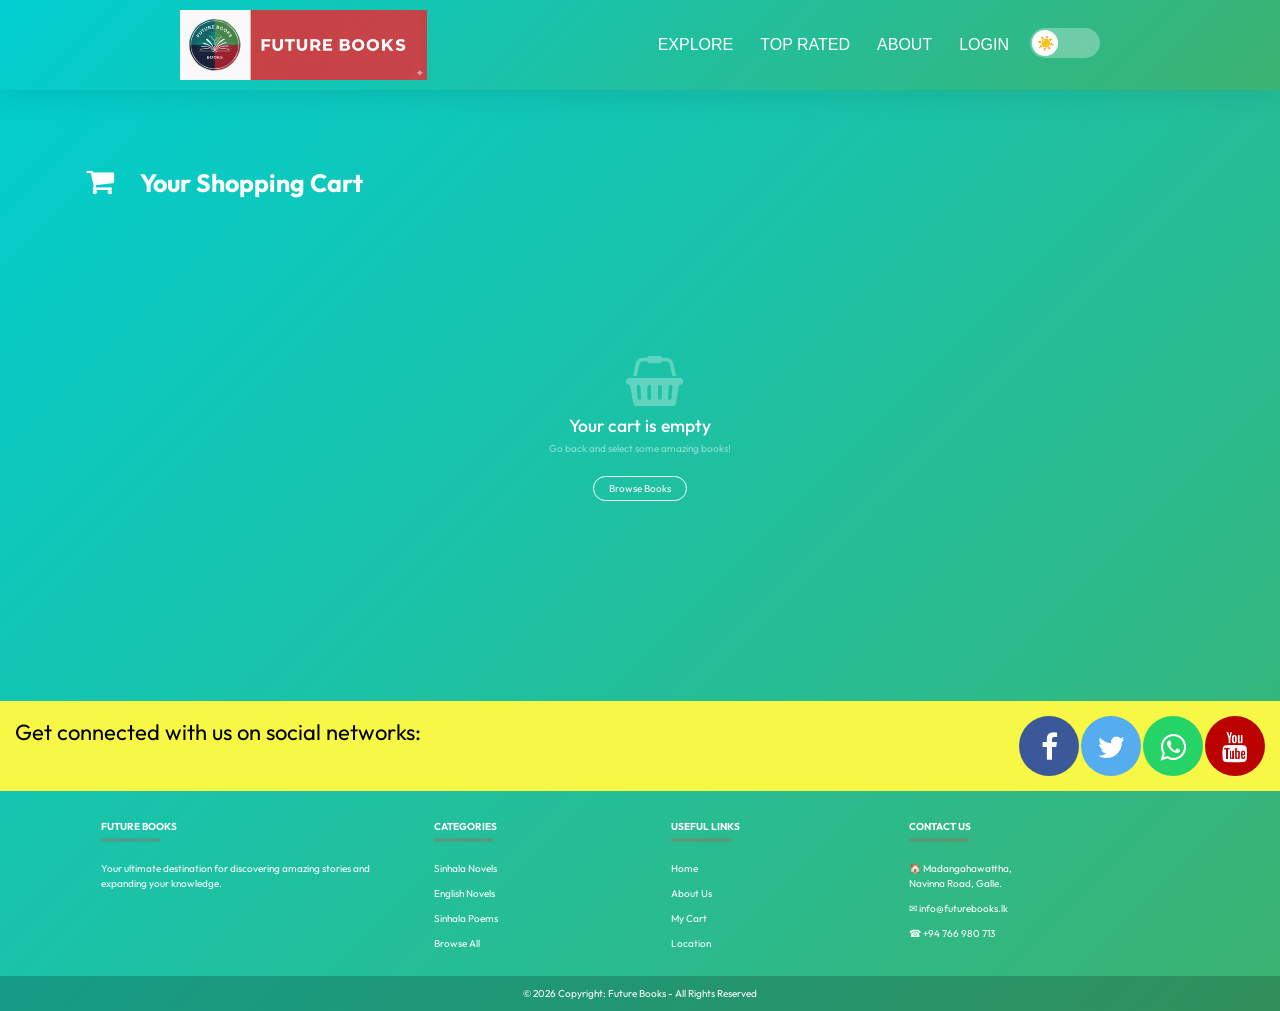
<file: cart.html>
<!DOCTYPE html>
<html lang="en">

<head>
    <title>Your Cart | Future Books</title>
    <meta charset="UTF-8">
    <meta name="viewport" content="width=device-width, initial-scale=1.0">
    <link rel="icon" type="image/x-icon" href="images\circular logo.png">
    <link rel="stylesheet" href="https://cdnjs.cloudflare.com/ajax/libs/font-awesome/4.7.0/css/font-awesome.min.css">
    <link href="https://cdn.jsdelivr.net/npm/bootstrap@5.3.3/dist/css/bootstrap.min.css" rel="stylesheet">
    <link href="https://fonts.googleapis.com/css2?family=Outfit:wght@300;400;600;700&display=swap" rel="stylesheet">
    <link rel="stylesheet" href="style.css">
    <style>
        body {
            font-family: 'Outfit', sans-serif;
        }

        .cart-container {
            padding: 150px 0 100px;
        }

        .cart-card {
            background: rgba(255, 255, 255, 0.1);
            backdrop-filter: blur(15px);
            border: 1px solid rgba(255, 255, 255, 0.2);
            border-radius: 20px;
            padding: 30px;
            margin-bottom: 30px;
        }

        .book-thumb {
            width: 100px;
            height: 150px;
            object-fit: cover;
            border-radius: 10px;
            box-shadow: 0 10px 20px rgba(0, 0, 0, 0.2);
        }

        .checkout-form {
            background: var(--sub-element-bg);
            padding: 40px;
            border-radius: 20px;
        }

        .form-label {
            font-weight: 600;
            margin-bottom: 10px;
        }

        .form-control {
            background: rgba(255, 255, 255, 0.05) !important;
            border: 1px solid rgba(255, 255, 255, 0.2) !important;
            color: white !important;
            border-radius: 10px;
            padding: 12px;
        }

        .checkout-btn {
            background: var(--link-hover-color);
            border: none;
            color: white;
            padding: 15px;
            border-radius: 50px;
            font-weight: 700;
            width: 100%;
            margin-top: 20px;
            transition: all 0.3s ease;
        }

        .checkout-btn:hover {
            transform: translateY(-5px);
            box-shadow: 0 10px 20px rgba(0, 0, 0, 0.3);
        }

        .empty-cart {
            text-align: center;
            padding: 100px 0;
        }

        .payment-icon {
            font-size: 2rem;
            margin-right: 15px;
            opacity: 0.7;
        }
    </style>
</head>

<body>
    <header id="header">
        <div class="header-content-div">
            <a href="index.html">
                <img src="images\logo.png" alt="Company Logo" id="header-img" />
            </a>
            <nav id="nav-bar">
                <a href="explore.html" class="nav-link">EXPLORE</a>
                <a href="index.html#top-rated" class="nav-link">TOP RATED</a>
                <a href="about.html" class="nav-link">ABOUT</a>
                <a href="login.html" class="nav-link">LOGIN</a>
                <div class="toggle-container">
                    <label class="toggle-switch">
                        <input type="checkbox" id="darkModeToggle">
                        <span class="slider"></span>
                    </label>
                </div>
            </nav>
        </div>
    </header>

    <div class="container cart-container">
        <h1 class="fw-bold mb-5"><i class="fa fa-shopping-cart me-3"></i>Your Shopping Cart</h1>

        <div class="row" id="cartContent">
            <div class="col-lg-7">
                <div id="cartItemsList">
                    <!-- Multiple cart items will be injected here -->
                </div>

                <div class="d-flex justify-content-between mt-4">
                    <a href="explore.html" class="btn btn-outline-light rounded-pill px-4"><i class="fa fa-arrow-left me-2"></i>Continue Shopping</a>
                    <button class="btn btn-outline-danger rounded-pill px-4" onclick="clearCart()"><i class="fa fa-trash me-2"></i>Clear All</button>
                </div>

                <div class="cart-card mt-4">
                    <h4 class="fw-bold mb-4">Summary</h4>
                    <div class="d-flex justify-content-between mb-2">
                        <span>Number of Items</span>
                        <span id="itemCount">0</span>
                    </div>
                    <div class="d-flex justify-content-between mb-2">
                        <span>Subtotal</span>
                        <span id="subtotal">Rs. 0.00</span>
                    </div>
                    <div class="d-flex justify-content-between mb-2">
                        <span>Shipping</span>
                        <span class="text-success">FREE</span>
                    </div>
                    <hr>
                    <div class="d-flex justify-content-between mb-0">
                        <h4 class="fw-bold">Total</h4>
                        <h4 class="fw-bold" id="totalPrice">Rs. 0.00</h4>
                    </div>
                </div>
            </div>

            <div class="col-lg-5">
                <div class="checkout-form">
                    <h4 class="fw-bold mb-4">Secure Checkout</h4>
                    <form onsubmit="event.preventDefault(); alert('Order placed successfully! (Frontend Only)');">
                        <div class="mb-3">
                            <label class="form-label">Full Name</label>
                            <input type="text" class="form-control" required placeholder="John Doe">
                        </div>
                        <div class="mb-3">
                            <label class="form-label">Delivery Address</label>
                            <textarea class="form-control" rows="3" required
                                placeholder="Your address in Sri Lanka"></textarea>
                        </div>
                        <div class="mb-3">
                            <label class="form-label">Contact Number</label>
                            <input type="tel" class="form-control" required placeholder="+94 77 XXX XXXX">
                        </div>
                        <div class="mt-4">
                            <p class="small text-white-50 mb-3">Accepted Payment Methods</p>
                            <i class="fa fa-cc-visa payment-icon"></i>
                            <i class="fa fa-cc-mastercard payment-icon"></i>
                            <i class="fa fa-cc-paypal payment-icon"></i>
                        </div>
                        <button type="submit" class="checkout-btn">PROCEED TO PAY</button>
                    </form>
                </div>
            </div>
        </div>

        <div id="emptyMessage" class="empty-cart" style="display: none;">
            <i class="fa fa-shopping-basket mb-4" style="font-size: 5rem; opacity: 0.3;"></i>
            <h3>Your cart is empty</h3>
            <p class="text-white-50">Go back and select some amazing books!</p>
            <a href="index.html" class="btn btn-outline-light rounded-pill px-4 mt-3">Browse Books</a>
        </div>
    </div>

    <!-- Footer -->
    <footer>
        <section class="d-flex justify-content-between p-4" style="background-color:#F7F745; color: black;">
            <div class="me-5">
                <span style="font-size:22px;">Get connected with us on social networks:</span>
            </div>
            <div>
                <a href="#" class="fa fa-facebook"></a>
                <a href="#" class="fa fa-twitter"></a>
                <a href="#" class="fa fa-whatsapp"></a>
                <a href="#" class="fa fa-youtube"></a>
            </div>
        </section>

        <section class="">
            <div class="container text-md-start mt-5">
                <div class="row mt-3">
                    <div class="col-md-3 col-lg-4 col-xl-3 mx-auto mb-4">
                        <h6 class="text-uppercase fw-bold">Future Books</h6>
                        <hr class="mb-4 mt-0 d-inline-block mx-auto" style="width: 60px; background-color: #7c4dff; height: 2px" />
                        <p>Your ultimate destination for discovering amazing stories and expanding your knowledge.</p>
                    </div>

                    <div class="col-md-2 col-lg-2 col-xl-2 mx-auto mb-4">
                        <h6 class="text-uppercase fw-bold">Categories</h6>
                        <hr class="mb-4 mt-0 d-inline-block mx-auto" style="width: 60px; background-color: #7c4dff; height: 2px" />
                        <p><a href="explore.html" class="text-white" onclick="localStorage.setItem('filter', 'sinhala-novel')">Sinhala Novels</a></p>
                        <p><a href="explore.html" class="text-white" onclick="localStorage.setItem('filter', 'english-novel')">English Novels</a></p>
                        <p><a href="explore.html" class="text-white" onclick="localStorage.setItem('filter', 'sinhala-poem')">Sinhala Poems</a></p>
                        <p><a href="explore.html" class="text-white">Browse All</a></p>
                    </div>

                    <div class="col-md-3 col-lg-2 col-xl-2 mx-auto mb-4">
                        <h6 class="text-uppercase fw-bold">Useful links</h6>
                        <hr class="mb-4 mt-0 d-inline-block mx-auto" style="width: 60px; background-color: #7c4dff; height: 2px" />
                        <p><a href="index.html" class="text-white">Home</a></p>
                        <p><a href="about.html" class="text-white">About Us</a></p>
                        <p><a href="cart.html" class="text-white">My Cart</a></p>
                        <p><a href="index.html#map" class="text-white">Location</a></p>
                    </div>

                    <div class="col-md-4 col-lg-3 col-xl-3 mx-auto mb-md-0 mb-4">
                        <h6 class="text-uppercase fw-bold">Contact Us</h6>
                        <hr class="mb-4 mt-0 d-inline-block mx-auto" style="width: 60px; background-color: #7c4dff; height: 2px" />
                        <address>&#127968; Madangahawattha,<br /> Navinna Road, Galle.</address>
                        <p>&#9993; info@futurebooks.lk</p>
                        <p>&#9742; +94 766 980 713</p>
                    </div>
                </div>
            </div>
        </section>

        <div class="text-center p-3" style="background-color:rgba(0, 0, 0, 0.2);">
            © 2026 Copyright:
            <span class="text-white">Future Books - All Rights Reserved</span>
        </div>
    </footer>

    <script src="script.js"></script>
    <script>
        window.onload = function () {
            renderCart();
        };

        function renderCart() {
            const cartItems = JSON.parse(localStorage.getItem('cartItems')) || [];
            const cartItemsList = document.getElementById('cartItemsList');
            const cartContent = document.getElementById('cartContent');
            const emptyMessage = document.getElementById('emptyMessage');
            const subtotalElem = document.getElementById('subtotal');
            const totalPriceElem = document.getElementById('totalPrice');
            const itemCountElem = document.getElementById('itemCount');

            if (cartItems.length > 0) {
                cartItemsList.innerHTML = '';
                let total = 0;

                cartItems.forEach((item, index) => {
                    const priceVal = parseFloat(item.price.replace('Rs. ', '').replace(',', ''));
                    total += priceVal;

                    const itemHtml = `
                        <div class="cart-card">
                            <div class="d-flex align-items-center">
                                <img src="${item.image}" class="book-thumb me-4" alt="${item.title}">
                                <div>
                                    <h3 class="fw-bold m-0">${item.title}</h3>
                                    <p class="text-white-50 mb-3">Book</p>
                                    <h4 class="text-white fw-bold">Rs. ${parseFloat(item.price).toLocaleString('en-IN', {minimumFractionDigits: 2})}</h4>
                                </div>
                                <div class="ms-auto">
                                    <button class="btn btn-outline-danger rounded-circle" onclick="removeItem(${item.id})">
                                        <i class="fa fa-times"></i>
                                    </button>
                                </div>
                            </div>
                        </div>
                    `;
                    cartItemsList.insertAdjacentHTML('beforeend', itemHtml);
                });

                itemCountElem.innerText = cartItems.length;
                subtotalElem.innerText = 'Rs. ' + total.toLocaleString('en-IN', {minimumFractionDigits: 2});
                totalPriceElem.innerText = 'Rs. ' + total.toLocaleString('en-IN', {minimumFractionDigits: 2});
                
                cartContent.style.display = 'flex';
                emptyMessage.style.display = 'none';
            } else {
                cartContent.style.display = 'none';
                emptyMessage.style.display = 'block';
            }
        }

        function removeItem(id) {
            let cartItems = JSON.parse(localStorage.getItem('cartItems')) || [];
            cartItems = cartItems.filter(item => item.id !== id);
            localStorage.setItem('cartItems', JSON.stringify(cartItems));
            renderCart();
        }

        function clearCart() {
            localStorage.removeItem('cartItems');
            renderCart();
        }

        // Dark mode sync
        const toggle = document.getElementById('darkModeToggle');
        const savedColorScheme = localStorage.getItem('color-scheme');
        if (savedColorScheme === 'dark') {
            toggle.checked = true;
            document.documentElement.style.colorScheme = 'dark';
        }
        toggle.addEventListener('change', function () {
            document.documentElement.style.colorScheme = this.checked ? 'dark' : 'light';
            localStorage.setItem('color-scheme', this.checked ? 'dark' : 'light');
        });
    </script>
</body>

</html>
</file>
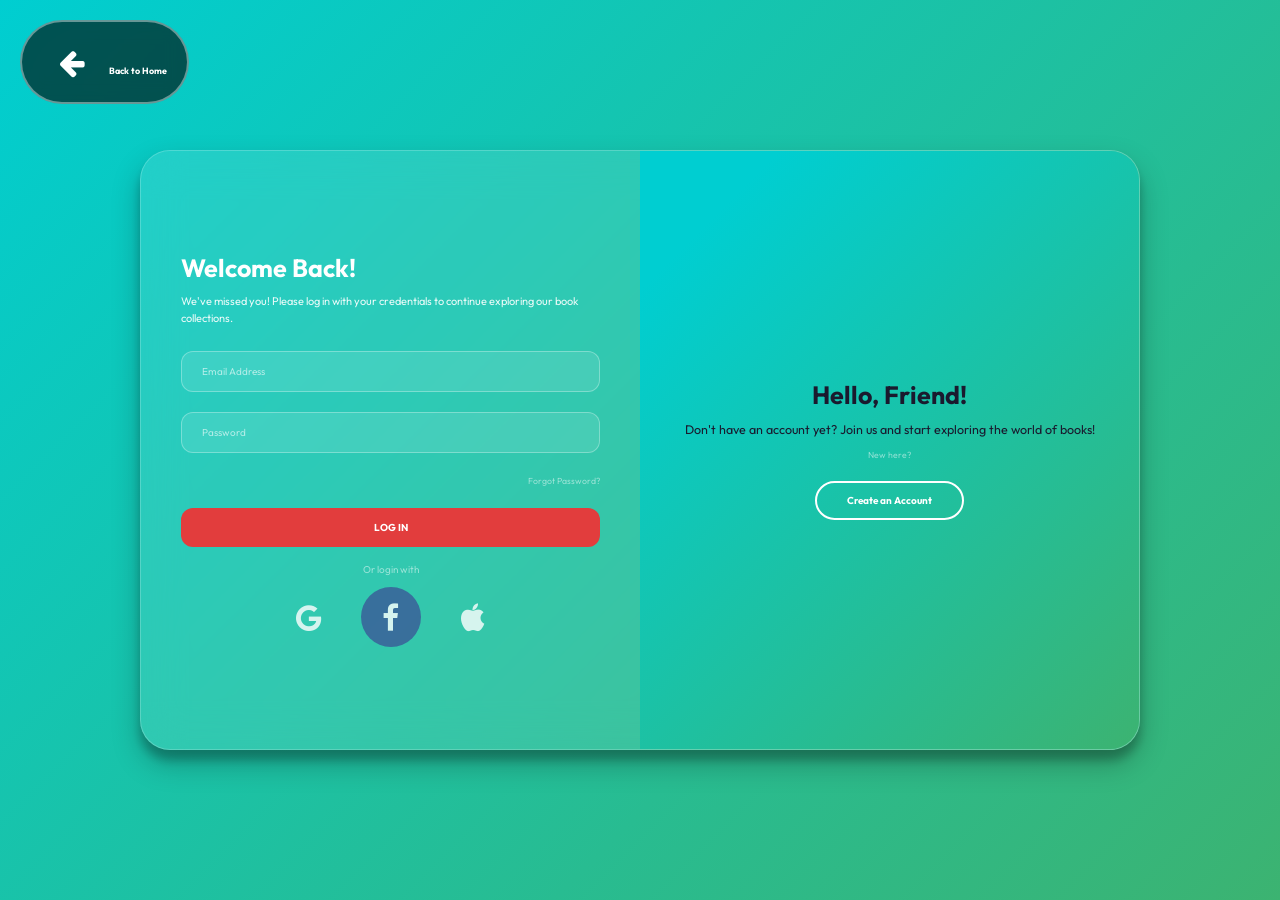
<file: login.html>
<!DOCTYPE html>
<html lang="en">

<head>
    <title>Login & Register | Future Books</title>
    <meta charset="UTF-8">
    <meta name="viewport" content="width=device-width, initial-scale=1.0">
    <link rel="icon" type="image/x-icon" href="images\circular logo.png">
    <link rel="stylesheet" href="https://cdnjs.cloudflare.com/ajax/libs/font-awesome/4.7.0/css/font-awesome.min.css">
    <link href="https://cdn.jsdelivr.net/npm/bootstrap@5.3.3/dist/css/bootstrap.min.css" rel="stylesheet">
    <link href="https://fonts.googleapis.com/css2?family=Outfit:wght@300;400;600;700&display=swap" rel="stylesheet">
    <link rel="stylesheet" href="style.css">
    <style>
        body {
            font-family: 'Outfit', sans-serif;
            height: 100vh;
            display: flex;
            align-items: center;
            justify-content: center;
            background: linear-gradient(135deg, var(--bg-gradient-start) 0%, var(--bg-gradient-end) 100%);
            overflow-x: hidden;
            margin: 0;
        }

        .back-home {
            position: fixed;
            top: 20px;
            left: 20px;
            color: white;
            text-decoration: none;
            font-weight: 700;
            background: rgba(0, 0, 0, 0.6);
            padding: 10px 20px;
            border-radius: 50px;
            backdrop-filter: blur(10px);
            border: 2px solid rgba(255, 255, 255, 0.4);
            transition: all 0.3s ease;
            z-index: 1001;
            font-size: 0.9rem;
        }

        .back-home:hover {
            background: rgba(255, 255, 255, 0.2);
            color: white;
            transform: scale(1.05);
        }

        .auth-container {
            background-color: rgba(255, 255, 255, 0.1);
            border-radius: 30px;
            box-shadow: 0 14px 28px rgba(0, 0, 0, 0.25), 0 10px 10px rgba(0, 0, 0, 0.22);
            position: relative;
            overflow: hidden;
            width: 1000px;
            max-width: 95vw;
            min-height: 600px;
            backdrop-filter: blur(20px);
            border: 1px solid rgba(255, 255, 255, 0.2);
            transition: height 0.3s ease;
        }

        .form-container {
            position: absolute;
            top: 0;
            height: 100%;
            transition: all 0.6s ease-in-out;
        }

        .sign-in-container {
            left: 0;
            width: 50%;
            z-index: 2;
            padding: 40px;
            display: flex;
            flex-direction: column;
            justify-content: center;
            background: transparent;
        }

        .auth-container.right-panel-active .sign-in-container {
            transform: translateX(100%);
            opacity: 0;
            pointer-events: none;
        }

        .sign-up-container {
            left: 0;
            width: 50%;
            opacity: 0;
            z-index: 1;
            padding: 40px;
            display: flex;
            flex-direction: column;
            justify-content: center;
            background: transparent;
            pointer-events: none;
        }

        .auth-container.right-panel-active .sign-up-container {
            transform: translateX(100%);
            opacity: 1;
            z-index: 5;
            pointer-events: all;
            animation: show 0.6s;
        }

        @keyframes show {

            0%,
            49.99% {
                opacity: 0;
                z-index: 1;
            }

            50%,
            100% {
                opacity: 1;
                z-index: 5;
            }
        }

        .overlay-container {
            position: absolute;
            top: 0;
            left: 50%;
            width: 50%;
            height: 100%;
            overflow: hidden;
            transition: transform 0.6s ease-in-out;
            z-index: 100;
        }

        .auth-container.right-panel-active .overlay-container {
            transform: translateX(-100%);
        }

        .overlay {
            background: linear-gradient(135deg, var(--bg-gradient-start) 40%, var(--bg-gradient-end) 100%);
            color: var(--button-text);
            position: relative;
            left: -100%;
            height: 100%;
            width: 200%;
            transform: translateX(0);
            transition: transform 0.6s ease-in-out;
        }

        .auth-container.right-panel-active .overlay {
            transform: translateX(50%);
        }

        .overlay-panel {
            position: absolute;
            display: flex;
            align-items: center;
            justify-content: center;
            flex-direction: column;
            padding: 0 40px;
            text-align: center;
            top: 0;
            height: 100%;
            width: 50%;
            transform: translateX(0);
            transition: transform 0.6s ease-in-out;
        }

        .overlay-left {
            transform: translateX(-20%);
        }

        .auth-container.right-panel-active .overlay-left {
            transform: translateX(0);
        }

        .overlay-right {
            right: 0;
            transform: translateX(0);
        }

        .auth-container.right-panel-active .overlay-right {
            transform: translateX(20%);
        }

        .form-control {
            background: rgba(255, 255, 255, 0.1) !important;
            border: 1px solid rgba(255, 255, 255, 0.3) !important;
            color: white !important;
            padding: 12px 20px;
            border-radius: 12px;
            margin-bottom: 20px;
        }

        .form-control::placeholder {
            color: rgba(255, 255, 255, 0.6);
        }

        .auth-btn {
            background: var(--link-hover-color);
            border: none;
            color: white;
            padding: 12px;
            border-radius: 12px;
            font-weight: 700;
            width: 100%;
            margin-top: 10px;
            transition: transform 0.2s;
        }

        .auth-btn:active {
            transform: scale(0.98);
        }

        .toggle-btn {
            background: transparent;
            border: 2px solid white;
            color: white;
            padding: 10px 30px;
            border-radius: 50px;
            margin-top: 20px;
            font-weight: 700;
            transition: all 0.3s;
        }

        .toggle-btn:hover {
            background: white;
            color: var(--bg-gradient-start);
        }

        .description-text {
            color: rgba(255, 255, 255, 0.9) !important;
            font-size: 1.1rem !important;
            margin-bottom: 25px;
            line-height: 1.5;
        }

        .social-icons a {
            color: white;
            font-size: 1.4rem;
            margin: 0 10px;
            transition: transform 0.3s;
            display: inline-block;
            opacity: 0.8;
        }

        .social-icons a:hover {
            transform: scale(1.2);
            opacity: 1;
        }

        /* Mobile Responsiveness */
        @media (max-width: 768px) {
            body {
                height: auto;
                padding: 60px 20px;
                align-items: flex-start;
            }

            .auth-container {
                width: 100%;
                min-height: auto;
                border-radius: 20px;
                display: flex;
                flex-direction: column;
            }

            .overlay-container {
                position: relative;
                left: 0;
                width: 100%;
                height: 250px;
                order: 1;
                transform: none !important;
            }

            .overlay {
                width: 100%;
                left: 0;
                transform: none !important;
            }

            .overlay-panel {
                width: 100%;
                transform: none !important;
            }

            .overlay-left,
            .overlay-right {
                display: none;
                position: relative;
            }

            .auth-container:not(.right-panel-active) .overlay-right {
                display: flex;
                transform: none !important;
            }

            .auth-container.right-panel-active .overlay-left {
                display: flex;
                transform: none !important;
            }

            .form-container {
                position: relative;
                width: 100%;
                height: auto;
                transform: none !important;
                order: 2;
            }

            .sign-in-container,
            .sign-up-container {
                width: 100%;
                padding: 30px;
                position: relative;
                left: 0;
                transform: none !important;
                opacity: 1;
                pointer-events: all;
            }

            .auth-container:not(.right-panel-active) .sign-up-container {
                display: none;
            }

            .auth-container.right-panel-active .sign-in-container {
                display: none;
            }

            .auth-container.right-panel-active .sign-up-container {
                display: flex;
                animation: none;
            }
        }
    </style>
</head>

<body>
    <a href="index.html" class="back-home"><i class="fa fa-arrow-left me-2"></i> Back to Home</a>

    <div class="auth-container" id="authContainer">
        <!-- Sign Up Form -->
        <div class="form-container sign-up-container">
            <h1 class="fw-bold mb-3">Create Account</h1>
            <p class="description-text">Join our community today! Please fill in your details to get started on your
                literary journey.</p>
            <form action="auth/register.php" method="POST">
                <input type="text" name="username" class="form-control" placeholder="Full Name" required>
                <input type="email" name="email" class="form-control" placeholder="Email Address" required>
                <input type="password" name="password" class="form-control" placeholder="Password" required>
                <button type="submit" class="auth-btn">SIGN UP</button>
            </form>
        </div>

        <!-- Sign In Form -->
        <div class="form-container sign-in-container">
            <h1 class="fw-bold mb-3">Welcome Back!</h1>
            <p class="description-text">We've missed you! Please log in with your credentials to continue exploring our
                book collections.</p>
            <form action="auth/login.php" method="POST">
                <input type="email" name="email" class="form-control" placeholder="Email Address" required>
                <input type="password" name="password" class="form-control" placeholder="Password" required>
                <div class="text-end mb-3">
                    <a href="#" class="text-white-50 text-decoration-none small">Forgot Password?</a>
                </div>
                <button type="submit" class="auth-btn">LOG IN</button>
            </form>
            <div class="mt-4 text-center">
                <p class="text-white-50 mb-3">Or login with</p>
                <div class="social-icons">
                    <a href="#"><i class="fa fa-google"></i></a>
                    <a href="#"><i class="fa fa-facebook"></i></a>
                    <a href="#"><i class="fa fa-apple"></i></a>
                </div>
            </div>
        </div>

        <!-- Overlay -->
        <div class="overlay-container">
            <div class="overlay">
                <div class="overlay-panel overlay-left">
                    <h1 class="fw-bold mb-3">Welcome Back!</h1>
                    <p class="fs-5 mb-3">To keep connected with us please login with your personal info</p>
                    <p class="text-white-50 small mb-0">Already have an account?</p>
                    <button class="toggle-btn" id="signIn">Sign In here</button>
                </div>
                <div class="overlay-panel overlay-right">
                    <h1 class="fw-bold mb-3">Hello, Friend!</h1>
                    <p class="fs-5 mb-3">Don't have an account yet? Join us and start exploring the world of books!</p>
                    <p class="text-white-50 small mb-0">New here?</p>
                    <button class="toggle-btn" id="signUp">Create an Account</button>
                </div>
            </div>
        </div>
    </div>

    <script>
        const signUpButton = document.getElementById('signUp');
        const signInButton = document.getElementById('signIn');
        const container = document.getElementById('authContainer');

        signUpButton.addEventListener('click', () => {
            container.classList.add("right-panel-active");
        });

        signInButton.addEventListener('click', () => {
            container.classList.remove("right-panel-active");
        });

        // Dark mode sync
        const savedColorScheme = localStorage.getItem('color-scheme');
        if (savedColorScheme === 'dark') {
            document.documentElement.style.colorScheme = 'dark';
        }
    </script>
</body>

</html>
</file>
<file: style.css>
:root {
  color-scheme: light dark;
  --bg-gradient-start: light-dark(#00CED1, #1a1a2e);
  --bg-gradient-end: light-dark(#3CB371, #16213e);
  --text-color: light-dark(#ffffff, #e4e4e4);
  --toggle-bg: light-dark(rgba(255, 255, 255, 0.3), rgba(65, 65, 65, 0.6));
  --button-bg: light-dark(#3CB371, #1a1a2e);
  --about-us-button-bg: light-dark(#1a1a2e, #3CB371);
  --about-us-button-text: light-dark(#3CB371, #1a1a2e);
  --button-text: light-dark(#1a1a2e, #3CB371);
  --shadow-color: rgba(0, 0, 0, 0.3);
  --sub-element-bg: rgba(54, 92, 190, 0.6);
  --link-hover-color: #e23d3d;
  --link-active-color: #f84848;
  font-size: 10px;
  font-family: "Open Sans", sans-serif;
  margin: 0;
  padding: 0;
  box-sizing: border-box;
  scroll-behavior: smooth;
}

* {
  box-sizing: border-box;
}

body {
  font-family: -apple-system, BlinkMacSystemFont, 'Segoe UI', Roboto, Oxygen, Ubuntu, Cantarell, sans-serif;
  min-height: 100vh;
  flex-direction: column;
  transition: background-color 0.5s ease, color 0.5s ease;
  padding: 2rem;
  background: linear-gradient(135deg, var(--bg-gradient-start) 0%, var(--bg-gradient-end) 100%);
  color: var(--text-color);
  margin: 0;
  padding: 0;
}

#header {
  height: max-content;
  font-family: "Montserrat", sans-serif;
  font-weight: bold;
  width: 100%;
  background: linear-gradient(135deg, var(--bg-gradient-start) 0%, var(--bg-gradient-end) 100%);
  padding: 1rem 0;
  position: fixed;
  z-index: 99;
  top: 0;
  left: 0;
  box-shadow: 0 6px 31px -2px rgba(0, 0, 0, 0.1);
}

@media (max-width: 800px) {
  #header {
    text-align: center;
    height: auto;
  }
}

.header-content-div {
  max-width: 95rem;
  margin: 0 auto;
  display: flex;
  align-items: center;
  justify-content: space-between;
  padding: 0 1.5rem;
}

@media (max-width: 991px) {
  .header-content-div {
    max-width: 75rem;
  }
}

#header-img {
  height: 7rem;
  width: auto;
}

@media (max-width: 800px) {
  #header-img {
    height: 4rem;
  }
}

nav {
  display: flex;
  align-items: center;
  gap: 1.5rem;
  font-size: 1.6rem;
  font-weight: 500;
}

@media (max-width: 800px) {
  nav {
    position: static;
    float: none;
    font-size: 1.4rem;
    padding: 0.5rem 1rem;
  }
}

.nav-link {
  text-decoration: none;
  color: var(--text-color);
  padding: 0.5rem 0.6rem;
  transition: border-bottom 0.2s, color 0.2s;
}

@media (max-width: 475px) {
  .nav-link {
    margin: 0 0.2rem;
    padding: 0 0.2rem;
    font-size: 1.2rem;
  }
}

.nav-link:hover {
  color: var(--link-hover-color);
  border-bottom: 2px solid var(--link-hover-color);
}

.nav-link:active {
  color: var(--link-active-color);
}

.toggle-container {
  display: flex;
  align-items: center;
}

.toggle-switch {
  position: relative;
  width: 70px;
  height: 34px;
  cursor: pointer;
}

.toggle-switch input {
  opacity: 0;
  width: 0;
  height: 0;
}

.slider {
  position: absolute;
  width: 70px;
  height: 30px;
  top: 0;
  left: 0;
  right: 0;
  bottom: 0;
  background-color: var(--toggle-bg);
  border-radius: 30px;
  transition: 0.4s;
  backdrop-filter: blur(10px);
}

.slider:before {
  position: absolute;
  content: "☀️";
  height: 26px;
  width: 26px;
  left: 2px;
  bottom: 2px;
  background-color: white;
  border-radius: 50%;
  transition: 0.4s;
  display: flex;
  align-items: center;
  justify-content: center;
  font-size: 14px;
}

input:checked+.slider {
  background-color: var(--toggle-bg);
}

input:checked+.slider:before {
  transform: translateX(40px);
  content: "🌙";
  background-color: #2d2d2d;
}

#welcome-message {
  font-size: 60px;
  font-weight: 800;
  margin-bottom: 1rem;
  text-shadow: 2px 2px 20px var(--shadow-color);
}

.subtitle {
  font-size: 24px;
  font-weight: 700;
  margin-bottom: 3rem;
}

.cta-button {
  padding: 1rem 3rem;
  font-size: 16px;
  font-weight: 600;
  border: none;
  border-radius: 50px;
  cursor: pointer;
  transition: all 0.3s ease;
  box-shadow: 0 10px 30px var(--shadow-color);
  background: var(--button-bg);
  color: var(--button-text);
}

.cta-button:hover {
  transform: translateY(-3px);
  box-shadow: 0 15px 40px var(--shadow-color);
}

.container-fluid {
  position: relative;
  width: 100%;
  height: 100vh;
  overflow: hidden;
}

.landing-img {
  width: 100%;
  height: 100%;
  object-fit: cover;
  display: block;
  filter: brightness(0.85);
}

.centered {
  position: absolute;
  top: 75%;
  left: 50%;
  transform: translate(-50%, -50%);
  width: min(90%, 800px);
  padding: 3rem 4rem;
  text-align: center;
  color: var(--text-color);
  background: rgba(0, 0, 0, 0.15);
  backdrop-filter: blur(4px);
  -webkit-backdrop-filter: blur(4px);
  border-radius: 20px;
  box-shadow: 0 20px 50px var(--shadow-color);
}

.features {
  display: flex;
  align-items: center;
  justify-content: space-between;
  padding: 50px;
}

.feature {
  display: flex;
  flex-direction: column;
  align-items: center;
  text-align: center;
}

.featureIcon {
  width: 50px;
  height: 50px;
}

.featureTitle {
  font-size: 20px;
  font-weight: 600;
  margin: 20px;
}

.featureDesc {
  width: 60%;
  height: 100px;
  font-size: 12px;
}

.glass-card {
  width: 280px;
  padding: 2rem;
  text-align: center;
  background: var(--sub-element-bg);
  backdrop-filter: blur(12px);
  -webkit-backdrop-filter: blur(12px);
  border-radius: 16px;
  border: 1px solid var(--link-hover-color);
  box-shadow: 0 8px 32px rgba(0, 0, 0, 0.2);
}

hr {
  border-top: 4px solid var(--link-hover-color);
}

.book-section {
  padding: 40px;
}

.book-carousel {
  position: relative;
  overflow: hidden;
}

.track {
  display: flex;
  gap: 20px;
  transition: transform 0.5s ease;
}

.book-card {
  min-width: 180px;
  background: #fff;
  position: relative;
  cursor: pointer;
}

.book-card img {
  width: 100%;
  height: 260px;
  object-fit: cover;
}

.book-card h4 {
  font-size: 14px;
  margin: 8px 0;
}

.price {
  font-size: 14px;
}

.price .new {
  color: red;
  font-weight: bold;
}

.price .old {
  text-decoration: line-through;
  color: #777;
  font-size: 12px;
}

.discount {
  position: absolute;
  top: 8px;
  right: 8px;
  background: #1e88e5;
  font-size: 12px;
  padding: 4px 6px;
}

.rank {
  position: absolute;
  bottom: 80px;
  left: -5px;
  background: red;
  color: white;
  padding: 6px 10px;
  font-weight: bold;
}

.nav {
  position: absolute;
  top: 40%;
  background: rgba(0, 0, 0, 0.6);
  color: white;
  border: none;
  font-size: 24px;
  padding: 8px 12px;
  cursor: pointer;
  z-index: 10;
}

.prev {
  left: 0;
}

.next {
  right: 0;
}

.scroll-text {
  text-align: center;
  font-size: 48px;
}

.get-in-touch-description {
  font-weight: bold;
  font-size: 16px;
  text-align: center;
}

#about-us-btn {
  margin-top: 20px;
  background-color: var(--about-us-button-bg);
  color: var(--about-us-button-text);
}

#our-map {
  height: 100vh;
  position: relative;
  margin-bottom: 100px;
  width: 1500px;
  top: 50px;
  left: -99px;
  background: var(--sub-element-bg);
  overflow-x: hidden;
}

#map {
  width: 500px;
  height: 450px;
}

#map-description {
  font-weight: bold;
  font-size: 32px;
  position: absolute;
  top: 400px;
  left: 200px;
}

@media (max-width: 768px) {
  #welcome-message {
    font-size: 40px;
  }

  .subtitle {
    font-size: 18px;
  }

  .centered {
    width: 95%;
    padding: 2rem;
  }

  .features {
    justify-content: center;
  }

  .glass-card {
    width: 100%;
  }

  .scroll-text {
    font-size: 32px;
  }

  #our-map {
    padding: 20px;
    border-radius: 0;
  }

  #map iframe {
    width: 100% !important;
    left: 0 !important;
    top: 0 !important;
    position: static !important;
    height: 350px !important;
  }

  #map-description {
    font-size: 24px;
    position: static !important;
  }
}

#footer {
  width: 100%;
  position: relative;
  top: 3000px;
  left: 0px;
  background: linear-gradient(135deg, var(--bg-gradient-start) 0%, var(--bg-gradient-end) 100%);
}

.fa {
  padding: 16px;
  font-size: 30px;
  width: 60px;
  height: 60px;
  border-radius: 100%;
  text-align: center;
  text-decoration: none;
  transition: all 0.3s cubic-bezier(0.175, 0.885, 0.32, 1.275);
}

.fa:hover {
  box-shadow: 0 10px 20px rgba(0,0,0,0.3);
}

.fa-facebook {
  background: #3B5998;
  color: white;
}

.fa-facebook:hover {
  background: #4d6eb3;
  color: white;
}

.fa-twitter {
  background: #55ACEE;
  color: white;
}

.fa-twitter:hover {
  background: #6bb9f2;
  color: white;
}

.fa-whatsapp {
  background: #25D366;
  color: white;
}

.fa-whatsapp:hover {
  background: #2ee673;
  color: white;
}

.fa-youtube {
  background: #bb0000;
  color: white;
}

.fa-youtube:hover {
  background: #d40000;
  color: white;
}

/* Footer Link Interactivity */
footer a.text-white {
  position: relative;
  text-decoration: none;
  transition: all 0.3s ease;
  display: inline-block;
}

footer a.text-white:hover {
  color: #F7F745 !important;
  transform: translateX(10px);
}

footer a.text-white::after {
  content: '';
  position: absolute;
  width: 0;
  height: 2px;
  bottom: -4px;
  left: 0;
  background-color: #F7F745;
  transition: width 0.3s ease;
}

footer a.text-white:hover::after {
  width: 100%;
}

#back-to-top-button {
  position: fixed;
  bottom: 20px;
  right: 30px;
  width: 50px;
  height: 50px;
  display: flex;
  align-items: center;
  justify-content: center;
  z-index: 1000;
  border: 1px solid #1B1B0D;
  border-radius: 50%;
  background-color: var(--button-bg);
  color: var(--text-color);
  cursor: pointer;
  padding: 0;
  box-shadow: 0 8px 16px rgba(0, 0, 0, 0.4),
    0 6px 20px rgba(0, 0, 0, 0.19);
}

.arrow {
  font-size: 24px;
  line-height: 1;
}

#back-to-top-button:hover {
  background-color: var(--text-color);
  color: var(--button-bg);
}

#back-to-top-button:active {
  box-shadow: 0 2px #000000;
  transform: translateY(0.1px);
}

/* Mobile Responsiveness */
@media (max-width: 768px) {
  .stats-box {
    padding: 20px;
  }

  .mission-vision {
    padding: 30px;
    margin-top: 30px;
  }

  .about-hero {
    padding: 100px 0 60px;
  }

  .about-section {
    padding: 40px 0;
  }

  .section-title {
    font-size: 2.5rem;
  }

  .cart-container {
    padding: 100px 0 50px;
  }

  .cart-card {
    padding: 15px;
  }

  .checkout-form {
    padding: 20px;
  }

  .book-thumb {
    width: 80px;
    height: 120px;
  }
}

/* Explore Page Styles */
.explore-container {
  padding: 120px 20px 60px;
  max-width: 1200px;
  margin: 0 auto;
}

.explore-grid {
  display: grid;
  grid-template-columns: repeat(auto-fill, minmax(200px, 1fr));
  gap: 30px;
  margin-top: 40px;
}

.explore-card {
  background: rgba(255, 255, 255, 0.05);
  backdrop-filter: blur(10px);
  border: 1px solid rgba(255, 255, 255, 0.1);
  border-radius: 15px;
  overflow: hidden;
  transition: all 0.3s ease;
  position: relative;
}

.explore-card:hover {
  transform: translateY(-10px);
  background: rgba(255, 255, 255, 0.1);
  box-shadow: 0 15px 30px rgba(0, 0, 0, 0.3);
  border-color: var(--link-hover-color);
}

.explore-card img {
  width: 100%;
  height: 280px;
  object-fit: cover;
}

.explore-card-content {
  padding: 15px;
  text-align: center;
}

.explore-card h4 {
  font-size: 1.6rem;
  margin: 10px 0;
  font-weight: 700;
}

.explore-card .price {
  font-size: 1.4rem;
  margin-bottom: 15px;
}

.explore-badge {
  position: absolute;
  top: 10px;
  left: 10px;
  background: var(--link-hover-color);
  padding: 4px 10px;
  border-radius: 5px;
  font-size: 1.1rem;
  font-weight: bold;
  z-index: 2;
}

.filter-section {
    display: flex;
    justify-content: center;
    gap: 15px;
    margin-bottom: 30px;
    flex-wrap: wrap;
}

.filter-btn {
    background: rgba(255, 255, 255, 0.1);
    border: 1px solid rgba(255, 255, 255, 0.2);
    color: white;
    padding: 8px 20px;
    border-radius: 50px;
    cursor: pointer;
    transition: all 0.3s ease;
}

.filter-btn.active, .filter-btn:hover {
    background: var(--link-hover-color);
    border-color: var(--link-hover-color);
}

/* --- Tablets & Mobile Additional Responsiveness --- */
@media (max-width: 1024px) {
  .features {
    flex-wrap: wrap;
    justify-content: center;
    gap: 30px;
    padding: 30px;
  }
  .glass-card.feature {
    width: calc(50% - 30px);
  }
  #our-map {
    width: 100%;
    left: 0;
    height: 750px;
  }
  #map-description {
    top: 50px;
    left: 5%;
    width: 90%;
    text-align: center;
  }
  #map iframe {
    width: 90% !important;
    height: 500px !important;
    top: 150px !important;
    left: 5% !important;
  }
  .get-in-touch-description {
    padding: 0 20px;
  }
}

@media (max-width: 800px) {
  .header-content-div {
    flex-direction: column;
    gap: 15px;
    padding: 15px;
  }
  nav {
    flex-wrap: wrap;
    justify-content: center;
    gap: 15px;
  }
}

@media (max-width: 768px) {
  .glass-card.feature {
    width: 100%;
    margin-bottom: 20px;
  }
  .features {
    gap: 15px;
    padding: 15px;
  }
}

@media (max-width: 600px) {
  footer section.justify-content-between {
    flex-direction: column !important;
    align-items: center;
    justify-content: center !important;
    gap: 15px;
    text-align: center;
  }
  nav {
    gap: 8px;
  }
  .nav-link {
    font-size: 1.2rem;
  }
}
</file>
